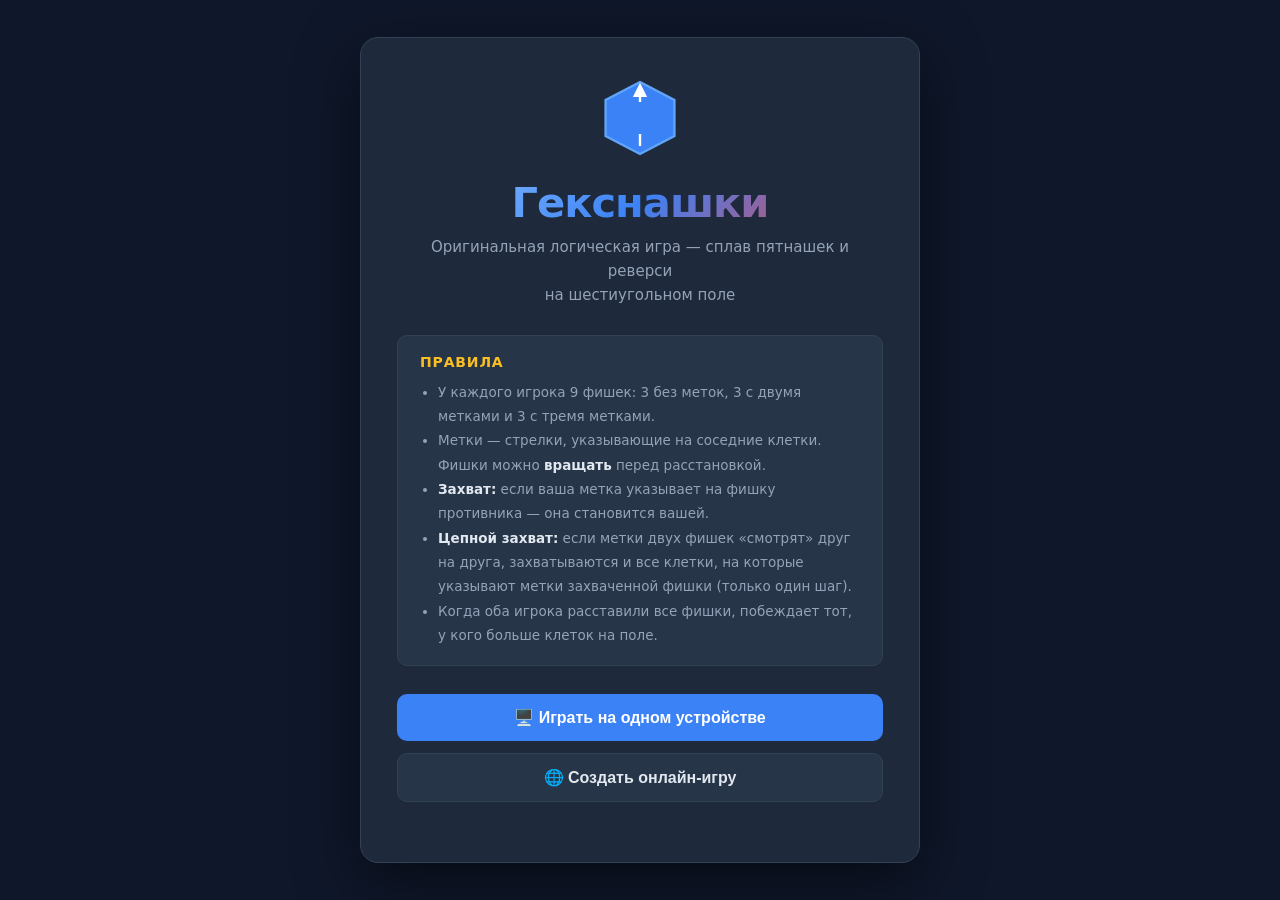
<file: templates/index.html>
<!DOCTYPE html>
<html lang="ru">
<head>
  <meta charset="UTF-8"/>
  <meta name="viewport" content="width=device-width, initial-scale=1.0"/>
  <title>Гекснашки</title>
  <link rel="stylesheet" href="/static/css/style.css"/>
</head>
<body class="home-body">
  <div class="home-container">
    <div class="home-logo">
      <svg width="80" height="80" viewBox="0 0 100 100">
        <polygon points="50,5 93,27.5 93,72.5 50,95 7,72.5 7,27.5"
                 fill="#3b82f6" stroke="#60a5fa" stroke-width="3"/>
        <line x1="50" y1="30" x2="50" y2="15" stroke="white" stroke-width="3" marker-end="url(#arr)"/>
        <line x1="50" y1="70" x2="50" y2="85" stroke="white" stroke-width="3"/>
        <defs>
          <marker id="arr" markerWidth="6" markerHeight="6" refX="3" refY="3" orient="auto">
            <path d="M0,0 L6,3 L0,6 Z" fill="white"/>
          </marker>
        </defs>
      </svg>
    </div>

    <h1 class="home-title">Гекснашки</h1>
    <p class="home-subtitle">
      Оригинальная логическая игра — сплав пятнашек и реверси<br>
      на шестиугольном поле
    </p>

    <div class="home-rules">
      <h2>Правила</h2>
      <ul>
        <li>У каждого игрока 9 фишек: 3 без меток, 3 с двумя метками и 3 с тремя метками.</li>
        <li>Метки — стрелки, указывающие на соседние клетки. Фишки можно <strong>вращать</strong> перед расстановкой.</li>
        <li><strong>Захват:</strong> если ваша метка указывает на фишку противника — она становится вашей.</li>
        <li><strong>Цепной захват:</strong> если метки двух фишек «смотрят» друг на друга, захватываются и все клетки, на которые указывают метки захваченной фишки (только один шаг).</li>
        <li>Когда оба игрока расставили все фишки, побеждает тот, у кого больше клеток на поле.</li>
      </ul>
    </div>

    <div class="home-buttons">
      <button class="btn btn-primary" id="btn-local">
        🖥️ Играть на одном устройстве
      </button>
      <button class="btn btn-secondary" id="btn-online">
        🌐 Создать онлайн-игру
      </button>
    </div>

    <div id="online-link-box" class="online-link-box" style="display:none;">
      <p>Отправьте эту ссылку второму игроку:</p>
      <div class="link-row">
        <input id="online-link" type="text" readonly/>
        <button class="btn btn-copy" id="btn-copy">Копировать</button>
      </div>
      <button class="btn btn-primary" id="btn-go-game" style="margin-top:12px;">Перейти к игре</button>
    </div>
  </div>

  <script>
    async function createGame(mode) {
      const resp = await fetch('/create-game', {
        method: 'POST',
        headers: {'Content-Type': 'application/json'},
        body: JSON.stringify({mode})
      });
      return (await resp.json()).game_id;
    }

    document.getElementById('btn-local').addEventListener('click', async () => {
      const id = await createGame('local');
      window.location.href = `/game/${id}`;
    });

    document.getElementById('btn-online').addEventListener('click', async () => {
      const id = await createGame('online');
      const p2url = `${window.location.origin}/game/${id}?player=2`;
      document.getElementById('online-link').value = p2url;
      document.getElementById('online-link-box').style.display = 'block';
      document.getElementById('btn-go-game').onclick = () => {
        window.location.href = `/game/${id}?player=1`;
      };
    });

    document.getElementById('btn-copy').addEventListener('click', async () => {
      const input = document.getElementById('online-link');
      try {
        await navigator.clipboard.writeText(input.value);
      } catch (_) {
        input.select();
        document.execCommand('copy');
      }
      document.getElementById('btn-copy').textContent = 'Скопировано!';
      setTimeout(() => document.getElementById('btn-copy').textContent = 'Копировать', 2000);
    });
  </script>
</body>
</html>
</file>
<file: static/css/style.css>
/* =====================================================================
   Гекснашки – stylesheet
   ===================================================================== */

*, *::before, *::after { box-sizing: border-box; margin: 0; padding: 0; }

:root {
  --bg:        #0f172a;
  --surface:   #1e293b;
  --surface2:  #273548;
  --border:    #334155;
  --text:      #e2e8f0;
  --muted:     #94a3b8;
  --p1:        #3b82f6;
  --p1-light:  #93c5fd;
  --p2:        #ef4444;
  --p2-light:  #fca5a5;
  --accent:    #fbbf24;
  --capture:   #10b981;
  --radius:    10px;
}

body {
  font-family: 'Segoe UI', system-ui, sans-serif;
  background: var(--bg);
  color: var(--text);
  min-height: 100vh;
}

/* ── Buttons ─────────────────────────────────────────────────────────── */
.btn {
  padding: 10px 22px;
  border: none;
  border-radius: var(--radius);
  font-size: 15px;
  font-weight: 600;
  cursor: pointer;
  transition: transform .1s, box-shadow .1s, opacity .2s;
}
.btn:hover  { transform: translateY(-1px); box-shadow: 0 4px 14px rgba(0,0,0,.35); }
.btn:active { transform: translateY(0); }
.btn:disabled { opacity: .4; cursor: not-allowed; }

.btn-primary   { background: var(--p1); color: #fff; }
.btn-secondary { background: var(--surface2); color: var(--text); border: 1px solid var(--border); }
.btn-copy      { background: var(--accent); color: #000; padding: 8px 14px; font-size: 13px; }
.btn-rotate    { background: var(--surface2); color: var(--accent); border: 1px solid var(--accent); }
.btn-deselect  { background: transparent; color: var(--muted); border: 1px solid var(--border); }

/* ── Home page ──────────────────────────────────────────────────────── */
.home-body { display: flex; align-items: center; justify-content: center; padding: 24px; }

.home-container {
  max-width: 560px;
  width: 100%;
  background: var(--surface);
  border: 1px solid var(--border);
  border-radius: 18px;
  padding: 40px 36px;
  text-align: center;
  box-shadow: 0 20px 60px rgba(0,0,0,.5);
}

.home-logo { margin-bottom: 16px; }

.home-title {
  font-size: 2.6rem;
  font-weight: 800;
  letter-spacing: -1px;
  background: linear-gradient(135deg, var(--p1-light), var(--p1), var(--p2));
  -webkit-background-clip: text;
  -webkit-text-fill-color: transparent;
  background-clip: text;
  margin-bottom: 8px;
}

.home-subtitle {
  color: var(--muted);
  font-size: 15px;
  line-height: 1.6;
  margin-bottom: 28px;
}

.home-rules {
  text-align: left;
  background: var(--surface2);
  border: 1px solid var(--border);
  border-radius: var(--radius);
  padding: 18px 22px;
  margin-bottom: 28px;
}

.home-rules h2 {
  font-size: 14px;
  font-weight: 700;
  text-transform: uppercase;
  letter-spacing: .06em;
  color: var(--accent);
  margin-bottom: 10px;
}

.home-rules ul {
  padding-left: 18px;
  font-size: 13.5px;
  color: var(--muted);
  line-height: 1.8;
}

.home-rules li strong { color: var(--text); }

.home-buttons {
  display: flex;
  flex-direction: column;
  gap: 12px;
  margin-bottom: 20px;
}

.home-buttons .btn { width: 100%; font-size: 16px; padding: 14px; }

/* Online link box */
.online-link-box {
  background: var(--surface2);
  border: 1px solid var(--border);
  border-radius: var(--radius);
  padding: 18px;
  margin-top: 10px;
}
.online-link-box p { font-size: 13px; color: var(--muted); margin-bottom: 8px; }

.link-row {
  display: flex;
  gap: 8px;
}
.link-row input {
  flex: 1;
  background: var(--bg);
  border: 1px solid var(--border);
  border-radius: 6px;
  color: var(--text);
  padding: 8px 10px;
  font-size: 13px;
  outline: none;
}

/* ── Game page layout ───────────────────────────────────────────────── */
.game-body {
  display: flex;
  flex-direction: column;
  height: 100vh;
  overflow: hidden;
}

/* Header */
.game-header {
  display: flex;
  align-items: center;
  justify-content: space-between;
  padding: 8px 16px;
  background: var(--surface);
  border-bottom: 1px solid var(--border);
  flex-shrink: 0;
  height: 52px;
}

.home-link { color: var(--muted); font-size: 13px; text-decoration: none; white-space: nowrap; }
.home-link:hover { color: var(--text); }

.header-center { display: flex; flex-direction: column; align-items: center; gap: 2px; }
.game-title-small { font-size: 14px; font-weight: 700; color: var(--muted); }

.turn-indicator {
  font-size: 14px;
  font-weight: 700;
  color: var(--accent);
  white-space: nowrap;
}

.scores { display: flex; align-items: center; gap: 6px; font-size: 15px; font-weight: 700; }
.score-badge { display: flex; align-items: center; gap: 4px; }
.p1-badge { color: var(--p1-light); }
.p2-badge { color: var(--p2-light); }
.score-sep { color: var(--muted); }

/* Main area */
.game-main {
  display: flex;
  flex: 1;
  overflow: hidden;
  align-items: stretch;
  gap: 8px;
  padding: 8px;
  min-height: 0; /* allow flex child to shrink */
}

/* Side panels */
.piece-panel {
  width: 100px;
  min-width: 80px;
  display: flex;
  flex-direction: column;
  align-items: center;
  gap: 8px;
  flex-shrink: 0;
  min-height: 0;
}

.panel-label {
  font-size: 11px;
  font-weight: 700;
  text-transform: uppercase;
  letter-spacing: .08em;
  padding: 4px 10px;
  border-radius: 6px;
}

.p1-label { background: rgba(59,130,246,.2); color: var(--p1-light); }
.p2-label { background: rgba(239,68,68,.2);  color: var(--p2-light); }

.pieces-grid {
  display: flex;
  flex-direction: column;
  gap: 6px;
  align-items: center;
  overflow-y: auto;
  max-height: calc(100vh - 200px);
  padding: 2px;
}

/* Individual piece canvas in panel */
.piece-item {
  display: block;
  border-radius: 6px;
  transition: transform .15s;
}
.piece-item.interactive { cursor: pointer; }
.piece-item.interactive:hover { transform: scale(1.08); }
.piece-item.selected {
  outline: 2px solid var(--accent);
  outline-offset: 2px;
  border-radius: 8px;
}

/* Board */
.board-section {
  flex: 1;
  display: flex;
  align-items: center;
  justify-content: center;
  overflow: hidden;
  min-width: 0;
  min-height: 0;
}

#board-canvas {
  display: block;
  border-radius: 14px;
  cursor: crosshair;
  box-shadow: 0 8px 32px rgba(0,0,0,.5);
}

/* Toolbar */
.game-toolbar {
  display: flex;
  align-items: center;
  gap: 10px;
  padding: 8px 16px;
  background: var(--surface);
  border-top: 1px solid var(--border);
  flex-shrink: 0;
  height: 52px;
}

.selected-info {
  flex: 1;
  font-size: 13px;
  color: var(--muted);
}

/* Game-over overlay */
.game-over-overlay {
  position: fixed;
  inset: 0;
  background: rgba(0,0,0,.7);
  display: flex;
  align-items: center;
  justify-content: center;
  z-index: 100;
  backdrop-filter: blur(4px);
}

.game-over-card {
  background: var(--surface);
  border: 1px solid var(--border);
  border-radius: 20px;
  padding: 40px 48px;
  text-align: center;
  max-width: 360px;
  box-shadow: 0 20px 60px rgba(0,0,0,.6);
}

.game-over-icon { font-size: 56px; margin-bottom: 12px; }
.game-over-card h2 { font-size: 26px; font-weight: 800; margin-bottom: 10px; }
.game-over-card p { color: var(--muted); font-size: 15px; margin-bottom: 24px; }

/* Responsive tweaks */
@media (max-width: 640px) {
  .piece-panel { width: 64px; min-width: 56px; }
  .pieces-grid { gap: 4px; }
  .game-header { padding: 6px 10px; }
}
</file>
